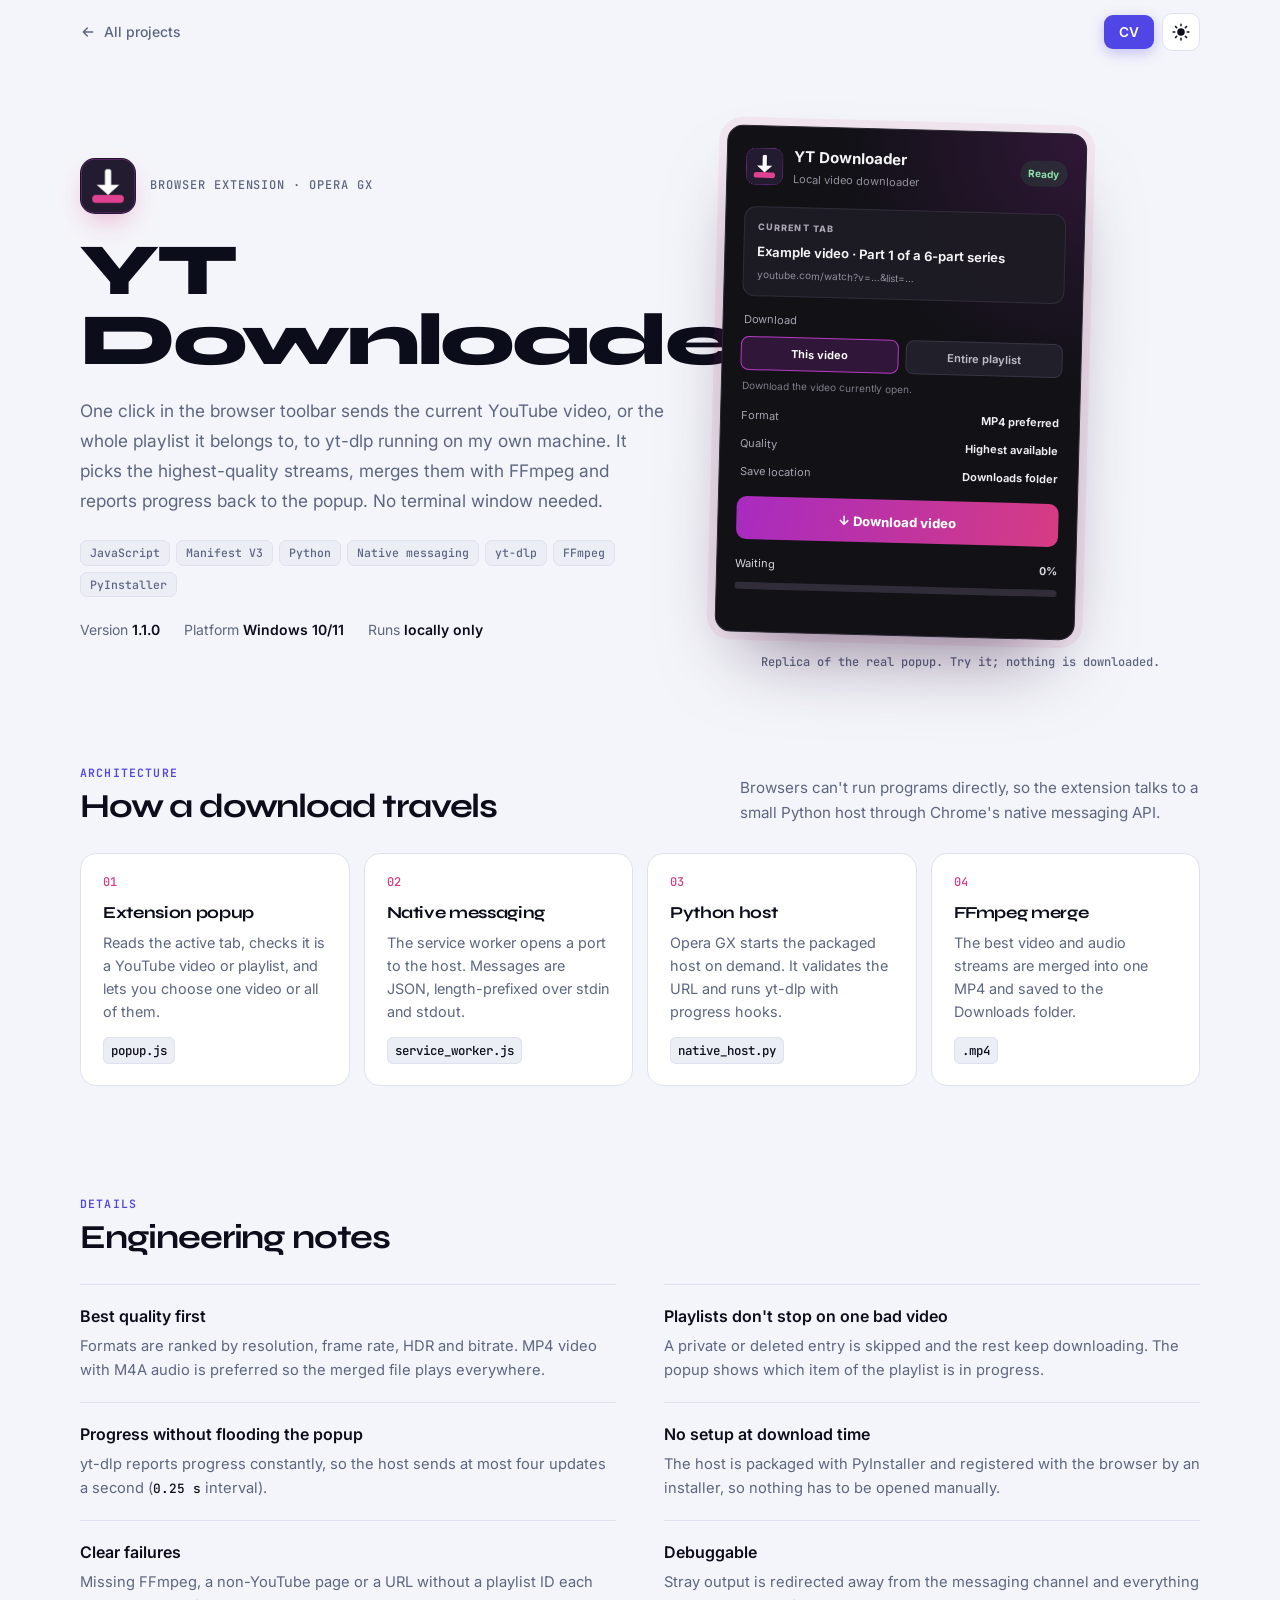
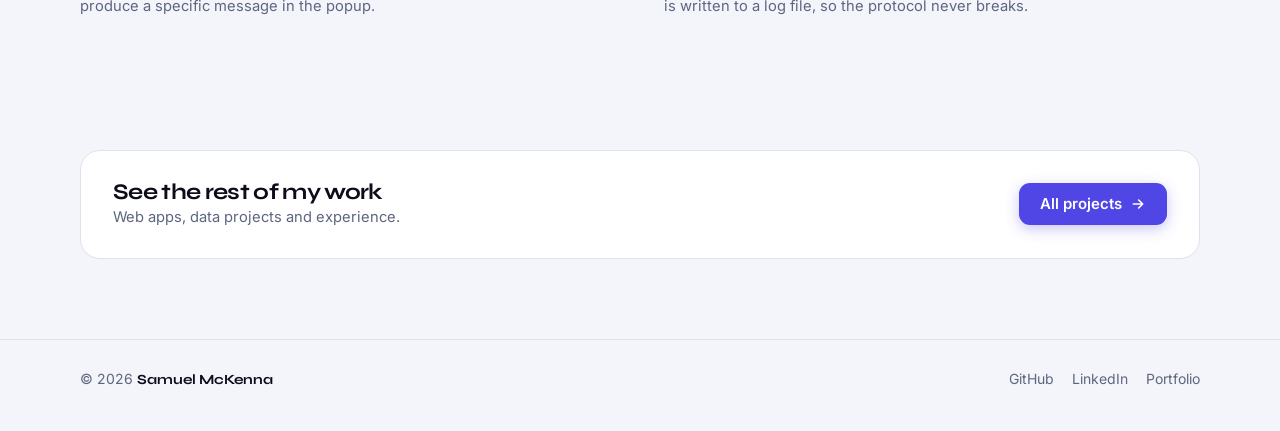
<file: projects/yt-downloader.html>
<!DOCTYPE html>
<html lang="en">
<head>
<meta charset="UTF-8">
<meta name="viewport" content="width=device-width, initial-scale=1, viewport-fit=cover">
<title>YT Downloader</title>
<meta name="claude:viewport-fit-sides" content="cover">
<meta name="description" content="YT Downloader: an Opera GX extension by Samuel McKenna that downloads YouTube videos and playlists through yt-dlp.">
<link rel="icon" href="../assets/yt-downloader-icon.png">
<script>
  (function () {
    var r = document.documentElement, t = null;
    r.classList.add("js");
    try { t = localStorage.getItem("theme"); } catch (e) {}
    r.dataset.theme = t || r.dataset.theme || (matchMedia("(prefers-color-scheme: dark)").matches ? "dark" : "light");
  })();
</script>
<link rel="preconnect" href="https://fonts.googleapis.com">
<link rel="preconnect" href="https://fonts.gstatic.com" crossorigin>
<link rel="stylesheet" href="https://fonts.googleapis.com/css2?family=Syne:wght@600;700;800&family=Inter:wght@400;500;600&family=JetBrains+Mono:wght@400;500&display=swap">
<link rel="stylesheet" href="../assets/site.css">
<style>
  .page { --c: #D63C83; }
  .back {
    display: inline-flex; align-items: center; gap: 8px;
    font-size: .875rem; font-weight: 500; color: var(--muted); text-decoration: none;
    transition: color .2s;
  }
  .back svg { transition: transform .35s var(--ease-out); }
  .back:hover { color: var(--fg); }
  .back:hover svg { transform: translateX(-3px); }

  .p-hero {
    display: grid; grid-template-columns: minmax(0, 1.1fr) minmax(0, .9fr); gap: 56px; align-items: center;
    padding-block: 64px 40px;
  }
  @media (max-width: 900px) { .p-hero { grid-template-columns: 1fr; gap: 40px; padding-block: 40px 24px; } }
  .p-id { display: flex; align-items: center; gap: 14px; margin-bottom: 22px; }
  .p-id img { width: 56px; height: 56px; border-radius: 15px; box-shadow: 0 12px 30px -12px rgba(214, 60, 131, .6); }
  .p-kind { font: 500 .75rem/1.4 var(--font-m); letter-spacing: .08em; text-transform: uppercase; color: var(--muted); }
  .p-title { font: 800 clamp(2.6rem, 7vw, 4.6rem)/.95 var(--font-d); letter-spacing: -.045em; margin-bottom: 20px; }
  .p-lede { color: var(--muted); font-size: 1.08rem; line-height: 1.75; max-width: 54ch; margin-bottom: 24px; }
  .p-meta { display: flex; flex-wrap: wrap; gap: 8px 24px; font-size: .875rem; color: var(--muted); margin-top: 22px; }
  .p-meta b { color: var(--fg); font-weight: 600; }

  /* Full-size replica of the real popup (fixed dark look, as shipped) */
  .popup {
    width: 100%; max-width: 360px; justify-self: center;
    padding: 18px; border-radius: 16px; color: #F4F4F7; font-size: 12px;
    font-family: Inter, "Segoe UI", Arial, sans-serif;
    background: radial-gradient(circle at 100% 0%, rgba(173, 48, 191, .2), transparent 40%), #111116;
    border: 1px solid #2A2733;
    box-shadow: 0 40px 80px -30px rgba(40, 10, 50, .55), 0 0 0 8px color-mix(in srgb, var(--c) 8%, transparent);
    transform: rotate(1.5deg);
    transition: transform .8s var(--ease-out);
  }
  .popup:hover { transform: rotate(0) translateY(-4px); }
  .pp-head { display: flex; align-items: center; justify-content: space-between; }
  .pp-brand { display: flex; gap: 10px; align-items: center; }
  .pp-brand img { width: 38px; height: 38px; border-radius: 11px; }
  .pp-brand b { display: block; font-size: 15px; }
  .pp-brand span { color: #92919D; font-size: 11px; }
  .pp-conn { padding: 5px 8px; border-radius: 20px; font-size: 10px; font-weight: 700; color: #8DE0AD; background: rgba(54, 155, 91, .15); }
  .pp-video { margin-top: 18px; padding: 13px; border: 1px solid #302D39; border-radius: 12px; background: rgba(29, 27, 36, .9); }
  .pp-eyebrow { color: #A7A3B1; font-size: 9px; font-weight: 800; letter-spacing: 1.1px; }
  .pp-vtitle { margin-top: 8px; font-size: 13px; font-weight: 650; line-height: 1.45; }
  .pp-url { margin-top: 5px; color: #918D9B; font-size: 10px; overflow: hidden; text-overflow: ellipsis; white-space: nowrap; }
  .pp-modeh { margin: 15px 0 8px 2px; color: #A7A4B0; font-size: 11px; }
  .pp-modes { display: grid; grid-template-columns: 1fr 1fr; gap: 7px; }
  .pp-modes button {
    min-height: 34px; border: 1px solid #393543; border-radius: 8px; background: #211F29;
    color: #BCB8C7; font-family: inherit; font-size: 11px; font-weight: 650; cursor: pointer; transition: all .25s var(--ease-out);
  }
  .pp-modes button[aria-pressed="true"] { border-color: #B83BC4; background: rgba(168, 43, 192, .2); color: #FFF; }
  .pp-hint { margin: 7px 2px 0; color: #817D8B; font-size: 10px; min-height: 14px; }
  .pp-settings { display: grid; gap: 10px; margin: 14px 2px 16px; }
  .pp-row { display: flex; justify-content: space-between; color: #A7A4B0; font-size: 11px; }
  .pp-row b { color: #F0EEF4; font-weight: 650; }
  .pp-btn {
    width: 100%; min-height: 43px; border: 0; border-radius: 10px; cursor: pointer;
    background: linear-gradient(100deg, #A82BC0, #D63C83); color: #FFF; font-family: inherit; font-size: 13px; font-weight: 750;
    transition: filter .2s, transform .2s var(--ease-out);
  }
  .pp-btn:hover { filter: brightness(1.12); transform: translateY(-1px); }
  .pp-prog { margin-top: 16px; }
  .pp-ph { display: flex; justify-content: space-between; color: #D9D6E0; font-size: 11px; font-variant-numeric: tabular-nums; }
  .pp-track { height: 7px; margin-top: 9px; border-radius: 20px; background: #302D39; overflow: hidden; }
  .pp-bar { height: 100%; width: 0; border-radius: inherit; background: linear-gradient(90deg, #A82BC0, #E34B86); transition: width .25s linear; }
  .pp-note { margin-top: 10px; color: #918D9B; font-size: 10px; min-height: 14px; }
  .demo-cap { text-align: center; font: 500 .75rem/1.4 var(--font-m); color: var(--muted); margin-top: 18px; }

  /* Flow */
  .flow { list-style: none; display: grid; grid-template-columns: repeat(4, minmax(0, 1fr)); gap: 14px; counter-reset: step; }
  @media (max-width: 900px) { .flow { grid-template-columns: repeat(2, minmax(0, 1fr)); } }
  @media (max-width: 560px) { .flow { grid-template-columns: 1fr; } }
  .flow li {
    position: relative; counter-increment: step;
    padding: 22px; border-radius: var(--radius);
    background: var(--surface); border: 1px solid var(--border);
    transition: transform .5s var(--ease-out), border-color .3s;
  }
  .flow li:hover { transform: translateY(-4px); border-color: color-mix(in srgb, var(--c) 45%, var(--border)); }
  .flow li::before { content: counter(step, decimal-leading-zero); display: block; font: 500 .75rem/1 var(--font-m); color: var(--c); margin-bottom: 14px; }
  .flow h3 { font: 700 1.05rem/1.25 var(--font-d); letter-spacing: -.02em; margin-bottom: 8px; }
  .flow p { color: var(--muted); font-size: .9rem; line-height: 1.6; margin-bottom: 14px; }
  .flow code { font: 500 .78rem/1 var(--font-m); color: var(--fg); background: var(--surface-2); border: 1px solid var(--border); padding: 4px 7px; border-radius: 6px; }

  .notes { display: grid; grid-template-columns: repeat(2, minmax(0, 1fr)); gap: 0 48px; }
  @media (max-width: 760px) { .notes { grid-template-columns: 1fr; } }
  .note { padding-block: 20px; border-top: 1px solid var(--border); }
  .note h3 { font: 600 1rem/1.4 var(--font-b); margin-bottom: 6px; }
  .note p { color: var(--muted); font-size: .92rem; line-height: 1.65; max-width: 60ch; }
  .note code { font: 500 .8rem/1 var(--font-m); color: var(--fg); }

  .next {
    display: flex; align-items: center; justify-content: space-between; gap: 20px; flex-wrap: wrap;
    padding: 28px 32px; border-radius: 20px; background: var(--surface); border: 1px solid var(--border);
  }
  .next h2 { font: 700 1.4rem/1.2 var(--font-d); letter-spacing: -.03em; }
  .next p { color: var(--muted); font-size: .92rem; }
</style>
</head>
<body class="page">

<nav class="nav">
  <div class="c nav-row">
    <a class="back" href="../index.html#projects">
      <svg width="16" height="16" viewBox="0 0 24 24" fill="none" stroke="currentColor" stroke-width="2.2" stroke-linecap="round" stroke-linejoin="round"><path d="M19 12H5M11 18l-6-6 6-6"/></svg>
      All projects
    </a>
    <div class="nav-right">
      <a class="btn btn-primary btn-sm" href="../cv/CV_Samuel_McKenna.pdf" target="_blank" rel="noopener">CV</a>
      <button class="theme-toggle" id="themeToggle" type="button" aria-label="Switch theme">
        <svg width="18" height="18" viewBox="0 0 24 24" aria-hidden="true">
          <mask id="tt-mask"><rect width="24" height="24" fill="#fff"/><circle class="tt-cut" cx="17" cy="7" r="7" fill="#000"/></mask>
          <circle class="tt-core" cx="12" cy="12" r="5" fill="currentColor" mask="url(#tt-mask)"/>
          <g class="tt-rays" stroke="currentColor" stroke-width="2" stroke-linecap="round" fill="none">
            <path d="M12 1.5v2.2M12 20.3v2.2M1.5 12h2.2M20.3 12h2.2M4.6 4.6l1.6 1.6M17.8 17.8l1.6 1.6M4.6 19.4l1.6-1.6M17.8 6.2l1.6-1.6"/>
          </g>
        </svg>
      </button>
    </div>
  </div>
</nav>

<header class="c p-hero">
  <div>
    <div class="p-id reveal" style="--d:0">
      <img src="../assets/yt-downloader-icon.png" alt="">
      <span class="p-kind">Browser extension · Opera GX</span>
    </div>
    <h1 class="p-title reveal" style="--d:1">YT Downloader</h1>
    <p class="p-lede reveal" style="--d:2">
      One click in the browser toolbar sends the current YouTube video, or the whole playlist it belongs to,
      to yt-dlp running on my own machine. It picks the highest-quality streams, merges them with FFmpeg and
      reports progress back to the popup. No terminal window needed.
    </p>
    <div class="reveal" style="--d:3">
      <div class="chips">
        <span class="chip">JavaScript</span><span class="chip">Manifest V3</span><span class="chip">Python</span>
        <span class="chip">Native messaging</span><span class="chip">yt-dlp</span><span class="chip">FFmpeg</span><span class="chip">PyInstaller</span>
      </div>
      <div class="p-meta">
        <span>Version <b>1.1.0</b></span>
        <span>Platform <b>Windows 10/11</b></span>
        <span>Runs <b>locally only</b></span>
      </div>
    </div>
  </div>

  <div class="reveal" style="--d:2">
    <div class="popup" aria-label="Interactive replica of the extension popup">
      <div class="pp-head">
        <div class="pp-brand"><img src="../assets/yt-downloader-icon.png" alt=""><div><b>YT Downloader</b><span>Local video downloader</span></div></div>
        <span class="pp-conn">Ready</span>
      </div>
      <div class="pp-video">
        <div class="pp-eyebrow">CURRENT TAB</div>
        <div class="pp-vtitle">Example video · Part 1 of a 6-part series</div>
        <div class="pp-url">youtube.com/watch?v=…&amp;list=…</div>
      </div>
      <div class="pp-modeh">Download</div>
      <div class="pp-modes" role="group" aria-label="Download mode">
        <button type="button" id="ppVideo" aria-pressed="true">This video</button>
        <button type="button" id="ppList" aria-pressed="false">Entire playlist</button>
      </div>
      <p class="pp-hint" id="ppHint">Download the video currently open.</p>
      <div class="pp-settings">
        <div class="pp-row"><span>Format</span><b>MP4 preferred</b></div>
        <div class="pp-row"><span>Quality</span><b>Highest available</b></div>
        <div class="pp-row"><span>Save location</span><b>Downloads folder</b></div>
      </div>
      <button class="pp-btn" type="button" id="ppGo">↓ Download video</button>
      <div class="pp-prog">
        <div class="pp-ph"><span id="ppStatus">Waiting</span><b id="ppPct">0%</b></div>
        <div class="pp-track"><div class="pp-bar" id="ppBar"></div></div>
        <p class="pp-note" id="ppNote"></p>
      </div>
    </div>
    <p class="demo-cap">Replica of the real popup. Try it; nothing is downloaded.</p>
  </div>
</header>

<main>
  <section class="c section">
    <div class="sec-head reveal">
      <div>
        <p class="label">Architecture</p>
        <h2 class="sec-title">How a download travels</h2>
      </div>
      <p class="sec-sub">Browsers can't run programs directly, so the extension talks to a small Python host through Chrome's native messaging API.</p>
    </div>
    <ol class="flow">
      <li class="reveal" style="--d:0">
        <h3>Extension popup</h3>
        <p>Reads the active tab, checks it is a YouTube video or playlist, and lets you choose one video or all of them.</p>
        <code>popup.js</code>
      </li>
      <li class="reveal" style="--d:1">
        <h3>Native messaging</h3>
        <p>The service worker opens a port to the host. Messages are JSON, length-prefixed over stdin and stdout.</p>
        <code>service_worker.js</code>
      </li>
      <li class="reveal" style="--d:2">
        <h3>Python host</h3>
        <p>Opera GX starts the packaged host on demand. It validates the URL and runs yt-dlp with progress hooks.</p>
        <code>native_host.py</code>
      </li>
      <li class="reveal" style="--d:3">
        <h3>FFmpeg merge</h3>
        <p>The best video and audio streams are merged into one MP4 and saved to the Downloads folder.</p>
        <code>.mp4</code>
      </li>
    </ol>
  </section>

  <section class="c section">
    <div class="sec-head reveal">
      <div>
        <p class="label">Details</p>
        <h2 class="sec-title">Engineering notes</h2>
      </div>
    </div>
    <div class="notes">
      <div class="note reveal"><h3>Best quality first</h3><p>Formats are ranked by resolution, frame rate, HDR and bitrate. MP4 video with M4A audio is preferred so the merged file plays everywhere.</p></div>
      <div class="note reveal" style="--d:1"><h3>Playlists don't stop on one bad video</h3><p>A private or deleted entry is skipped and the rest keep downloading. The popup shows which item of the playlist is in progress.</p></div>
      <div class="note reveal"><h3>Progress without flooding the popup</h3><p>yt-dlp reports progress constantly, so the host sends at most four updates a second (<code>0.25 s</code> interval).</p></div>
      <div class="note reveal" style="--d:1"><h3>No setup at download time</h3><p>The host is packaged with PyInstaller and registered with the browser by an installer, so nothing has to be opened manually.</p></div>
      <div class="note reveal"><h3>Clear failures</h3><p>Missing FFmpeg, a non-YouTube page or a URL without a playlist ID each produce a specific message in the popup.</p></div>
      <div class="note reveal" style="--d:1"><h3>Debuggable</h3><p>Stray output is redirected away from the messaging channel and everything is written to a log file, so the protocol never breaks.</p></div>
    </div>
  </section>

  <section class="c section">
    <div class="next reveal">
      <div>
        <h2>See the rest of my work</h2>
        <p>Web apps, data projects and experience.</p>
      </div>
      <a class="btn btn-primary" href="../index.html#projects">
        All projects
        <svg width="16" height="16" viewBox="0 0 24 24" fill="none" stroke="currentColor" stroke-width="2.4" stroke-linecap="round" stroke-linejoin="round"><path d="M5 12h14M13 6l6 6-6 6"/></svg>
      </a>
    </div>
  </section>
</main>

<footer class="footer">
  <div class="c footer-row">
    <span>© <span data-year>2026</span> <strong>Samuel McKenna</strong></span>
    <div class="footer-links">
      <a href="https://github.com/Glimdy" target="_blank" rel="noopener">GitHub</a>
      <a href="https://www.linkedin.com/in/samuel-mckenna/" target="_blank" rel="noopener">LinkedIn</a>
      <a href="../index.html">Portfolio</a>
    </div>
  </div>
</footer>

<script>
  (() => {
    const v = document.getElementById("ppVideo"), l = document.getElementById("ppList");
    const hint = document.getElementById("ppHint"), go = document.getElementById("ppGo");
    const bar = document.getElementById("ppBar"), pct = document.getElementById("ppPct");
    const status = document.getElementById("ppStatus"), note = document.getElementById("ppNote");
    let playlist = false, timer = null;

    function setMode(p) {
      playlist = p;
      v.setAttribute("aria-pressed", String(!p));
      l.setAttribute("aria-pressed", String(p));
      hint.textContent = p ? "Download every video in this playlist." : "Download the video currently open.";
      go.textContent = p ? "↓ Download playlist" : "↓ Download video";
    }
    v.addEventListener("click", () => setMode(false));
    l.addEventListener("click", () => setMode(true));

    go.addEventListener("click", () => {
      clearInterval(timer);
      const total = playlist ? 6 : 1;
      let item = 1, p = 0;
      note.textContent = "";
      timer = setInterval(() => {
        p += 4 + Math.random() * 6;
        if (p >= 100) {
          if (item < total) { item++; p = 0; }
          else {
            p = 100; clearInterval(timer);
            status.textContent = "Done";
            note.textContent = playlist ? "6 videos saved to Downloads/Example playlist" : "Saved to Downloads";
          }
        }
        if (p < 100) status.textContent = p > 92 ? "Merging with FFmpeg" : (total > 1 ? `Downloading ${item} of ${total}` : "Downloading");
        const overall = total > 1 ? ((item - 1) * 100 + p) / total : p;
        bar.style.width = overall + "%";
        pct.textContent = Math.round(overall) + "%";
      }, 120);
    });
  })();
</script>
<script src="../assets/site.js"></script>
</body>
</html>
</file>
<file: assets/site.css>
/* Layout: sticky nav · asymmetric hero · bento project grid · two-column timeline */

/* Registered colour tokens can be animated, so a theme switch fades the palette itself
   and every colour derived from it (text, borders, SVG strokes, shadows) moves in sync. */
@property --bg         { syntax: "<color>"; inherits: true; initial-value: #F4F5FA; }
@property --surface    { syntax: "<color>"; inherits: true; initial-value: #FFFFFF; }
@property --surface-2  { syntax: "<color>"; inherits: true; initial-value: #ECEEF6; }
@property --border     { syntax: "<color>"; inherits: true; initial-value: #DFE2EE; }
@property --fg         { syntax: "<color>"; inherits: true; initial-value: #0B0D1A; }
@property --muted      { syntax: "<color>"; inherits: true; initial-value: #5D6680; }
@property --accent     { syntax: "<color>"; inherits: true; initial-value: #4F46E5; }
@property --accent-dim { syntax: "<color>"; inherits: true; initial-value: #ECEDFF; }
@property --accent-fg  { syntax: "<color>"; inherits: true; initial-value: #FFFFFF; }
@property --accent-solid { syntax: "<color>"; inherits: true; initial-value: #4F46E5; }
@property --ok         { syntax: "<color>"; inherits: true; initial-value: #16A34A; }
@property --shadow     { syntax: "<color>"; inherits: true; initial-value: rgba(16, 20, 48, .08); }

:root {
  --bg:         #F4F5FA;
  --surface:    #FFFFFF;
  --surface-2:  #ECEEF6;
  --border:     #DFE2EE;
  --fg:         #0B0D1A;
  --muted:      #5D6680;
  --accent:     #4F46E5;
  --accent-dim: #ECEDFF;
  --accent-fg:  #FFFFFF;
  --accent-solid: #4F46E5;  /* filled buttons: white text stays readable in both themes */
  --ok:         #16A34A;
  --shadow:     rgba(16, 20, 48, .08);

  --font-d: 'Syne', 'Segoe UI', system-ui, sans-serif;
  --font-b: 'Inter', 'Segoe UI', system-ui, sans-serif;
  --font-m: 'JetBrains Mono', ui-monospace, 'Cascadia Mono', Consolas, monospace;

  --radius: 16px;
  --ease-out: cubic-bezier(.22, 1, .36, 1);
  --ease-io:  cubic-bezier(.65, 0, .35, 1);
  color-scheme: light;
}

@media (prefers-color-scheme: dark) {
  :root:not([data-theme="light"]) {
    --bg:         #07080E;
    --surface:    #0F1019;
    --surface-2:  #171A27;
    --border:     #222639;
    --fg:         #E7E9F4;
    --muted:      #8A93AB;
    --accent:     #7C83FF;
    --accent-dim: #1A1C3D;
    --accent-solid: #5D5FEF;
    --ok:         #4ADE80;
    --shadow:     rgba(0, 0, 0, .45);
    color-scheme: dark;
  }
}
:root[data-theme="dark"] {
  --bg:         #07080E;
  --surface:    #0F1019;
  --surface-2:  #171A27;
  --border:     #222639;
  --fg:         #E7E9F4;
  --muted:      #8A93AB;
  --accent:     #7C83FF;
  --accent-dim: #1A1C3D;
  --accent-solid: #5D5FEF;
  --ok:         #4ADE80;
  --shadow:     rgba(0, 0, 0, .45);
  color-scheme: dark;
}

*, *::before, *::after { box-sizing: border-box; margin: 0; padding: 0; }
html { scroll-behavior: smooth; scroll-padding-top: 80px; }
body {
  font-family: var(--font-b);
  font-size: 16px;
  background: var(--bg);
  color: var(--fg);
  line-height: 1.6;
  -webkit-font-smoothing: antialiased;
  overflow-x: hidden;
}
img { max-width: 100%; display: block; }
a { color: inherit; }
:focus-visible { outline: 2px solid var(--accent); outline-offset: 3px; border-radius: 6px; }
::selection { background: var(--accent-solid); color: var(--accent-fg); }

.c {
  max-width: 1160px;
  margin: 0 auto;
  padding-left:  max(20px, env(safe-area-inset-left, 0px));
  padding-right: max(20px, env(safe-area-inset-right, 0px));
}

/* ─── Theme switch: snapshot dissolve + icon morph ─── */
/* The browser snapshots the page before and after the switch and dissolves one into the other
   (View Transitions). It is one image fading over another on the GPU, so nothing on the page
   recolours piece by piece: no element can flicker or lag behind the rest.
   The old snapshot stays opaque underneath while the new one fades in on top, so there is no dip
   in brightness halfway. Element transitions are paused so the new view holds still while it
   fades in; the toggle icon keeps its morph. */
.theme-fade *:not(.theme-toggle svg, .theme-toggle svg *),
.theme-fade *::before, .theme-fade *::after { transition: none !important; }

::view-transition-group(root) { animation-duration: .45s; }
::view-transition-old(root) { animation: none; }
::view-transition-new(root) {
  animation: theme-dissolve .45s cubic-bezier(.4, 0, .2, 1) both;
  mix-blend-mode: normal;
}
@keyframes theme-dissolve { from { opacity: 0; } }

/* Browsers without View Transitions fade the whole palette together instead. */
:root.theme-blend {
  transition: --bg .35s ease, --surface .35s ease, --surface-2 .35s ease, --border .35s ease,
              --fg .35s ease, --muted .35s ease, --accent .35s ease, --accent-dim .35s ease,
              --accent-solid .35s ease, --ok .35s ease, --shadow .35s ease;
}

.theme-toggle {
  width: 38px; height: 38px;
  border-radius: 10px;
  border: 1px solid var(--border);
  background: var(--surface);
  color: var(--fg);
  cursor: pointer;
  display: grid; place-items: center;
  transition: background-color .2s, border-color .2s, transform .2s var(--ease-out);
}
.theme-toggle:hover { background: var(--surface-2); transform: rotate(-8deg) scale(1.05); }
.theme-toggle:active { transform: scale(.92); }
.theme-toggle svg { transition: transform .7s var(--ease-out); overflow: visible; }
.tt-core { r: 5px; transition: r .6s var(--ease-out); }
.tt-cut  { transform: translate(9px, -9px); transition: transform .6s var(--ease-out); }
.tt-rays { transform-box: view-box; transform-origin: 12px 12px;
           transition: transform .6s var(--ease-out), opacity .35s var(--ease-out); }
[data-theme="dark"] .theme-toggle svg { transform: rotate(45deg); }
[data-theme="dark"] .tt-core { r: 8.5px; }
[data-theme="dark"] .tt-cut  { transform: translate(0, 0); }
[data-theme="dark"] .tt-rays { transform: rotate(90deg) scale(0); opacity: 0; }

/* ─── Nav ─── */
.nav {
  position: sticky;
  top: env(safe-area-inset-top, 0px);
  z-index: 50;
  background: var(--bg);
  border-bottom: 1px solid transparent;
  transition: border-color .3s, box-shadow .3s;
}
.nav.scrolled { border-bottom-color: var(--border); box-shadow: 0 6px 24px var(--shadow); }
.nav-row { display: flex; align-items: center; justify-content: space-between; gap: 16px; height: 64px; }
.brand {
  font-family: var(--font-d); font-weight: 800; font-size: 1.1rem;
  letter-spacing: -.03em; text-decoration: none; white-space: nowrap;
}
.brand span { color: var(--accent); }
.nav-links { display: flex; gap: 2px; }
.nav-link {
  position: relative;
  font-size: .875rem; font-weight: 500; color: var(--muted);
  text-decoration: none; padding: 7px 12px; border-radius: 8px;
  transition: color .2s;
}
.nav-link::after {
  content: ""; position: absolute; left: 12px; right: 12px; bottom: 3px; height: 2px;
  background: var(--accent); border-radius: 2px;
  transform: scaleX(0); transform-origin: left;
  transition: transform .35s var(--ease-out);
}
.nav-link:hover, .nav-link.active { color: var(--fg); }
.nav-link:hover::after, .nav-link.active::after { transform: scaleX(1); }
.nav-right { display: flex; align-items: center; gap: 8px; }
@media (max-width: 760px) { .nav-links { display: none; } }

/* ─── Buttons ─── */
.btn {
  display: inline-flex; align-items: center; gap: 8px;
  padding: 11px 20px; border-radius: 11px;
  font: 600 .9375rem/1.2 var(--font-b);
  text-decoration: none; cursor: pointer; border: 1px solid transparent;
  transition: transform .3s var(--ease-out), box-shadow .3s var(--ease-out),
              background-color .2s, border-color .2s, color .2s;
  white-space: nowrap;
}
.btn svg { flex-shrink: 0; transition: transform .3s var(--ease-out); }
.btn:hover { transform: translateY(-2px); }
.btn:active { transform: translateY(0) scale(.98); }
.btn-primary { background: var(--accent-solid); color: var(--accent-fg); box-shadow: 0 4px 14px color-mix(in srgb, var(--accent-solid) 30%, transparent); }
.btn-primary:hover { box-shadow: 0 10px 30px color-mix(in srgb, var(--accent-solid) 40%, transparent); }
.btn-primary:hover svg { transform: translateX(3px); }
.btn-ghost { background: var(--surface); color: var(--fg); border-color: var(--border); }
.btn-ghost:hover { border-color: color-mix(in srgb, var(--accent) 45%, var(--border)); }
.btn-sm { padding: 8px 14px; font-size: .85rem; border-radius: 9px; }

.icon-btn {
  width: 42px; height: 42px; border-radius: 11px;
  display: grid; place-items: center;
  background: var(--surface); border: 1px solid var(--border); color: var(--muted);
  text-decoration: none; cursor: pointer;
  transition: color .2s, border-color .2s, transform .3s var(--ease-out);
}
.icon-btn:hover { color: var(--fg); border-color: color-mix(in srgb, var(--accent) 45%, var(--border)); transform: translateY(-2px); }

/* ─── Section heads ─── */
.section { padding-block: 56px; }
.sec-head { display: flex; align-items: flex-end; justify-content: space-between; gap: 16px; flex-wrap: wrap; margin-bottom: 28px; }
.label {
  font: 600 .72rem/1 var(--font-m);
  letter-spacing: .1em; text-transform: uppercase; color: var(--accent);
  margin-bottom: 10px;
}
.sec-title { font: 700 clamp(1.6rem, 3.5vw, 2.1rem)/1.1 var(--font-d); letter-spacing: -.035em; text-wrap: balance; }
.sec-sub { color: var(--muted); max-width: 46ch; font-size: .95rem; }

/* ─── Chips ─── */
.chips { display: flex; flex-wrap: wrap; gap: 6px; }
.chip {
  font: 500 .72rem/1 var(--font-m);
  padding: 6px 9px; border-radius: 7px;
  background: var(--surface-2); color: var(--muted);
  border: 1px solid var(--border); white-space: nowrap;
}

/* ─── Reveal on scroll ─── */
@media (prefers-reduced-motion: no-preference) {
  .js .reveal { opacity: 0; transform: translateY(18px); }
  .js .reveal.in {
    opacity: 1; transform: none;
    transition: opacity .8s var(--ease-out), transform .8s var(--ease-out);
    transition-delay: calc(var(--d, 0) * 70ms);
  }
}

/* ─── Footer ─── */
.footer { border-top: 1px solid var(--border); margin-top: 24px; }
.footer-row {
  display: flex; align-items: center; justify-content: space-between; gap: 16px; flex-wrap: wrap;
  padding-block: 28px 40px; color: var(--muted); font-size: .875rem;
}
.footer-row strong { color: var(--fg); font-family: var(--font-d); }
.footer-links { display: flex; gap: 18px; flex-wrap: wrap; }
.footer-links a { text-decoration: none; transition: color .2s; }
.footer-links a:hover { color: var(--fg); }

@media (prefers-reduced-motion: reduce) {
  *, *::before, *::after { transition-duration: .01ms !important; animation-duration: .01ms !important; }
  html { scroll-behavior: auto; }
}
</file>
